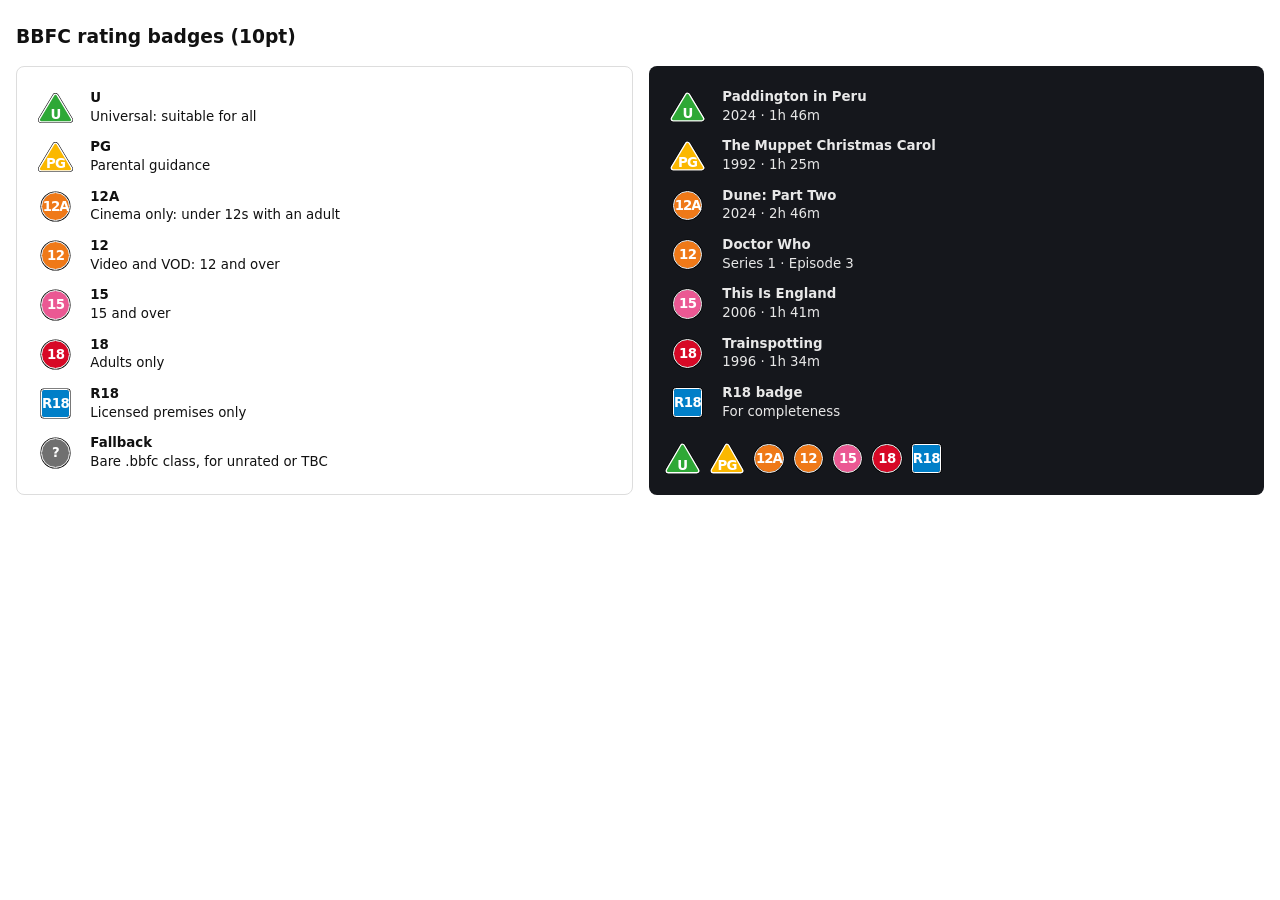
<file: bbfc-ratings.html>
<!doctype html>
<html lang="en-GB">
<head>
  <meta charset="utf-8">
  <meta name="viewport" content="width=device-width, initial-scale=1">
  <title>BBFC Rating Badges</title>
  <link rel="stylesheet" href="css/bbfc-ratings.css">
  <style>
    body {
      margin: 0;
      padding: 24px 16px;
      font: 10pt/1.4 system-ui, -apple-system, BlinkMacSystemFont, "Segoe UI", Roboto, "Helvetica Neue", Arial, sans-serif;
      background: #fff;
      color: #111;
    }
    h1 { font-size: 14pt; margin: 0 0 16px; }
    .panels { display: flex; flex-wrap: wrap; gap: 16px; }
    .panel { flex: 1 1 320px; padding: 16px; border-radius: 8px; }
    .panel--light { background: #fff; border: 1px solid #ddd; }
    .panel--dark { background: #15171c; color: #e8e8e8; }
    .ratings { list-style: none; margin: 0; padding: 0; }
    .ratings li {
      display: grid;
      grid-template-columns: 3.4em 1fr;
      align-items: center;
      gap: 12px;
      padding: 6px 0;
    }
    .ratings li > :first-child { justify-self: center; }
    .ratings b { display: block; }
    .row { display: flex; align-items: center; gap: 10px; margin-top: 16px; }
  </style>
</head>
<body>
  <h1>BBFC rating badges (10pt)</h1>
  <div class="panels">
    <section class="panel panel--light">
      <ul class="ratings">
        <li><span class="bbfc bbfc--u" role="img" aria-label="BBFC rating: U">U</span><span><b>U</b>Universal: suitable for all</span></li>
        <li><span class="bbfc bbfc--pg" role="img" aria-label="BBFC rating: PG">PG</span><span><b>PG</b>Parental guidance</span></li>
        <li><span class="bbfc bbfc--12a" role="img" aria-label="BBFC rating: 12A">12A</span><span><b>12A</b>Cinema only: under 12s with an adult</span></li>
        <li><span class="bbfc bbfc--12" role="img" aria-label="BBFC rating: 12">12</span><span><b>12</b>Video and VOD: 12 and over</span></li>
        <li><span class="bbfc bbfc--15" role="img" aria-label="BBFC rating: 15">15</span><span><b>15</b>15 and over</span></li>
        <li><span class="bbfc bbfc--18" role="img" aria-label="BBFC rating: 18">18</span><span><b>18</b>Adults only</span></li>
        <li><span class="bbfc bbfc--r18" role="img" aria-label="BBFC rating: R18">R18</span><span><b>R18</b>Licensed premises only</span></li>
        <li><span class="bbfc" role="img" aria-label="Rating to be confirmed">?</span><span><b>Fallback</b>Bare .bbfc class, for unrated or TBC</span></li>
      </ul>
    </section>
    <section class="panel panel--dark">
      <ul class="ratings">
        <li><span class="bbfc bbfc--u" role="img" aria-label="BBFC rating: U">U</span><span><b>Paddington in Peru</b>2024 · 1h 46m</span></li>
        <li><span class="bbfc bbfc--pg" role="img" aria-label="BBFC rating: PG">PG</span><span><b>The Muppet Christmas Carol</b>1992 · 1h 25m</span></li>
        <li><span class="bbfc bbfc--12a" role="img" aria-label="BBFC rating: 12A">12A</span><span><b>Dune: Part Two</b>2024 · 2h 46m</span></li>
        <li><span class="bbfc bbfc--12" role="img" aria-label="BBFC rating: 12">12</span><span><b>Doctor Who</b>Series 1 · Episode 3</span></li>
        <li><span class="bbfc bbfc--15" role="img" aria-label="BBFC rating: 15">15</span><span><b>This Is England</b>2006 · 1h 41m</span></li>
        <li><span class="bbfc bbfc--18" role="img" aria-label="BBFC rating: 18">18</span><span><b>Trainspotting</b>1996 · 1h 34m</span></li>
        <li><span class="bbfc bbfc--r18" role="img" aria-label="BBFC rating: R18">R18</span><span><b>R18 badge</b>For completeness</span></li>
      </ul>
      <div class="row">
        <span class="bbfc bbfc--u" role="img" aria-label="BBFC rating: U">U</span>
        <span class="bbfc bbfc--pg" role="img" aria-label="BBFC rating: PG">PG</span>
        <span class="bbfc bbfc--12a" role="img" aria-label="BBFC rating: 12A">12A</span>
        <span class="bbfc bbfc--12" role="img" aria-label="BBFC rating: 12">12</span>
        <span class="bbfc bbfc--15" role="img" aria-label="BBFC rating: 15">15</span>
        <span class="bbfc bbfc--18" role="img" aria-label="BBFC rating: 18">18</span>
        <span class="bbfc bbfc--r18" role="img" aria-label="BBFC rating: R18">R18</span>
      </div>
    </section>
  </div>
</body>
</html>
</file>
<file: css/bbfc-ratings.css>
/*
  BBFC age rating badges

  Modelled on the BBFC's current symbols as drawn in the BBFC Classification
  Guidelines (2024): U and PG are triangles, 12A, 12, 15 and 18 are circles,
  R18 is a square. Each has a white border and a thin black keyline outside
  it, so the border still shows on a white page. Colours are the sRGB values
  from that document's artwork.

  Text is set at 10pt. Every other dimension is in em, so overriding
  font-size on .bbfc scales the whole badge, border included.

  Usage:
    <span class="bbfc bbfc--15" role="img" aria-label="BBFC rating: 15">15</span>
*/

:root {
  --bbfc-u: #2ea836;
  --bbfc-pg: #fbb800;
  --bbfc-12: #ef7918;
  --bbfc-15: #eb5893;
  --bbfc-18: #d70926;
  --bbfc-r18: #007fc8;
  --bbfc-tbc: #707070;
  --bbfc-border: #fff;
  --bbfc-keyline: #000;

  /*
    Rounded triangles for U and PG, used as masks. All three share one
    sharp triangle; the stroke width sets how far each layer extends past
    it, and the round join rounds the corners:
    fill 20 (0.1em corner radius), border 40 (+0.1em), keyline 48 (+0.04em).
  */
  --bbfc-tri-keyline: url("data:image/svg+xml,%3Csvg xmlns='http://www.w3.org/2000/svg' viewBox='0 0 260 228'%3E%3Cpath d='M130 24 236 204H24Z' stroke='%23000' stroke-width='48' stroke-linejoin='round'/%3E%3C/svg%3E");
  --bbfc-tri-border: url("data:image/svg+xml,%3Csvg xmlns='http://www.w3.org/2000/svg' viewBox='0 0 260 228'%3E%3Cpath d='M130 24 236 204H24Z' stroke='%23000' stroke-width='40' stroke-linejoin='round'/%3E%3C/svg%3E");
  --bbfc-tri-fill: url("data:image/svg+xml,%3Csvg xmlns='http://www.w3.org/2000/svg' viewBox='0 0 260 228'%3E%3Cpath d='M130 24 236 204H24Z' stroke='%23000' stroke-width='20' stroke-linejoin='round'/%3E%3C/svg%3E");
}

/* Circles by default: 12A, 12, 15, 18 */
.bbfc {
  --bbfc-bg: var(--bbfc-tbc);
  box-sizing: border-box;
  display: inline-flex;
  flex-shrink: 0;
  align-items: center;
  justify-content: center;
  width: 2.2em;
  height: 2.2em;
  border: 0.1em solid var(--bbfc-border);
  border-radius: 50%;
  box-shadow: 0 0 0 0.04em var(--bbfc-keyline);
  background: var(--bbfc-bg) padding-box;
  color: #fff;
  font-family: system-ui, -apple-system, BlinkMacSystemFont, "Segoe UI", Roboto, "Helvetica Neue", Arial, sans-serif;
  font-size: 10pt;
  font-weight: 700;
  line-height: 1;
  letter-spacing: -0.04em;
  font-variant-numeric: lining-nums;
  text-align: center;
  white-space: nowrap;
  vertical-align: middle;
  user-select: none;
  -webkit-print-color-adjust: exact;
  print-color-adjust: exact;
}

/* Square: R18 */
.bbfc--r18 {
  border-radius: 0.2em;
}

/* Triangles: U, PG. Three masked layers: keyline, border, fill. */
.bbfc--u,
.bbfc--pg {
  position: relative;
  isolation: isolate;
  align-items: flex-end;
  width: 2.6em;
  height: 2.28em;
  padding-bottom: 0.14em;
  border: 0;
  border-radius: 0;
  box-shadow: none;
  background: var(--bbfc-keyline);
  -webkit-mask: var(--bbfc-tri-keyline) center / 100% 100% no-repeat;
  mask: var(--bbfc-tri-keyline) center / 100% 100% no-repeat;
}

.bbfc--u::before,
.bbfc--u::after,
.bbfc--pg::before,
.bbfc--pg::after {
  content: "";
  position: absolute;
  inset: 0;
  z-index: -1;
  background: var(--bbfc-border);
  -webkit-mask: var(--bbfc-tri-border) center / 100% 100% no-repeat;
  mask: var(--bbfc-tri-border) center / 100% 100% no-repeat;
}

.bbfc--u::after,
.bbfc--pg::after {
  background: var(--bbfc-bg);
  -webkit-mask-image: var(--bbfc-tri-fill);
  mask-image: var(--bbfc-tri-fill);
}

/* PG is the widest text in the narrowest part of a shape */
.bbfc--pg {
  letter-spacing: -0.06em;
}

/* Three characters in a circle need tighter tracking */
.bbfc--12a {
  letter-spacing: -0.07em;
}

/*
  Where supported, centre on the cap height rather than the line box, so
  the text sits true whatever the system font's ascent and descent.
*/
@supports (text-box: trim-both cap alphabetic) {
  .bbfc {
    display: inline-block;
    align-content: center;
    text-box: trim-both cap alphabetic;
  }

  .bbfc--u,
  .bbfc--pg {
    align-content: end;
    padding-bottom: 0.3em;
  }
}

.bbfc--u   { --bbfc-bg: var(--bbfc-u); }
.bbfc--pg  { --bbfc-bg: var(--bbfc-pg); }
.bbfc--12a,
.bbfc--12  { --bbfc-bg: var(--bbfc-12); }
.bbfc--15  { --bbfc-bg: var(--bbfc-15); }
.bbfc--18  { --bbfc-bg: var(--bbfc-18); }
.bbfc--r18 { --bbfc-bg: var(--bbfc-r18); }
</file>
